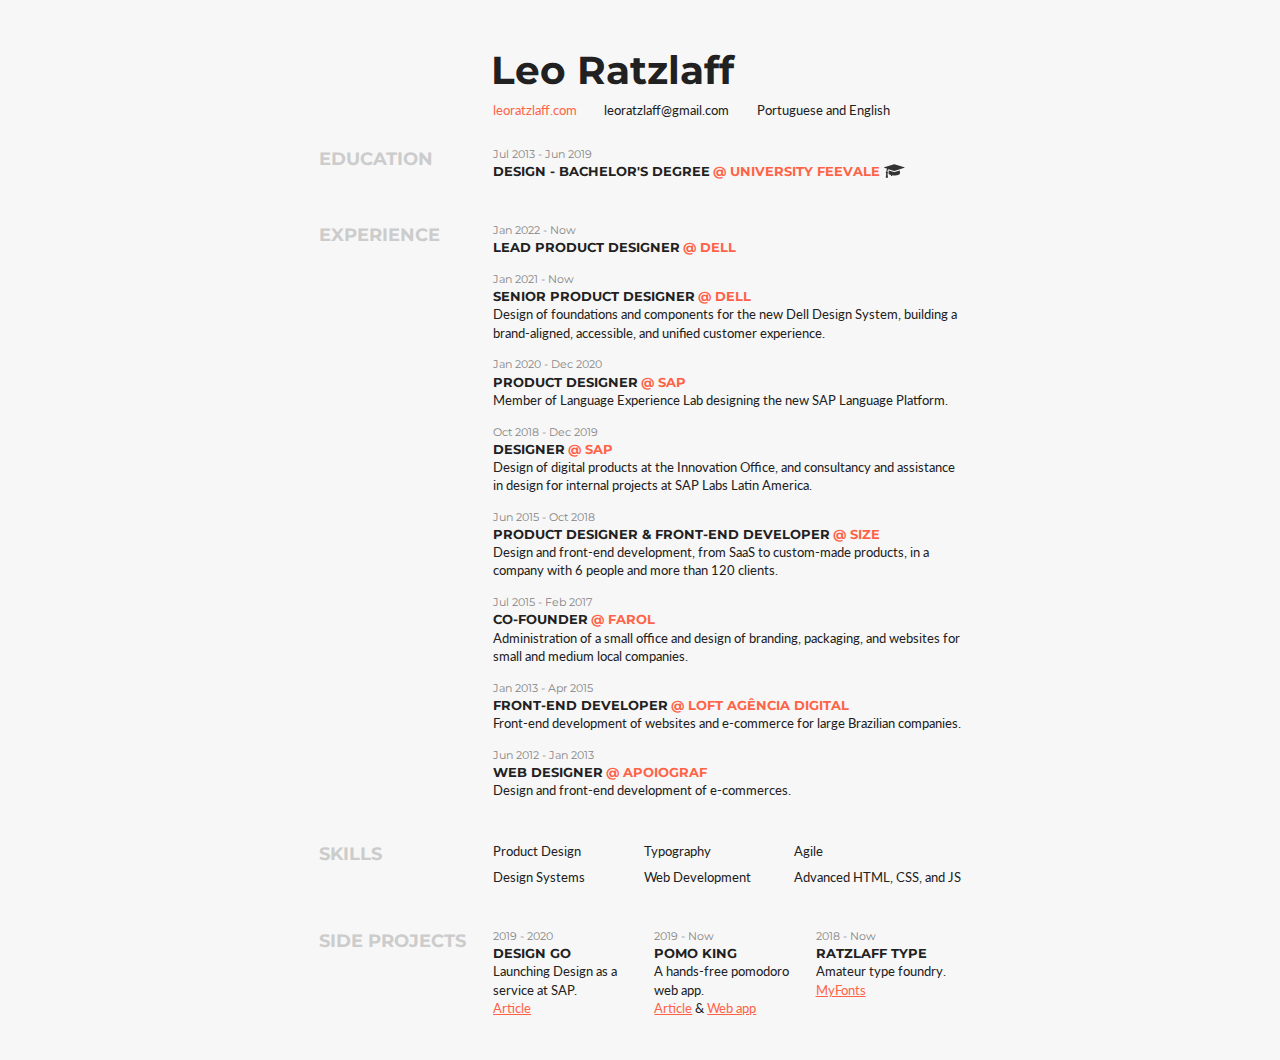
<file: static/resume/index.html>
<html>

<head>
  <title>Leo Ratzlaff</title>
  <meta charset="UTF-8" />
  <meta http-equiv="X-UA-Compatible" content="IE=edge" />
  <meta name="viewport" content="width=device-width, initial-scale=1.0" />
  <meta name="description" content="" />
  <meta name="keywords" content="Leonardo,Ratzlaff,Designer,Web,Developer" />
  <link rel="stylesheet" type="text/css" href="style.css?121" />
  <link
    href="https://fonts.googleapis.com/css2?family=Lato:ital,wght@0,400;0,700;1,400&family=Montserrat:wght@400;700&display=swap"
    rel="stylesheet">
</head>

<body>
  <div class="container">

    <div class="content">
      <header>
        <h1>Leo Ratzlaff</h1>
        <!-- <p>Product Designer, Developer, and Technology enthusiast⁠ based in Brazil.</p> -->
        <div class="basic_info">
          <div>
            <a class="highlight" href="http://leoratzlaff.com" target="_blank">leoratzlaff.com</a>
          </div>
          <div>
            <a href="mailto:leoratzlaff@gmail.com" target="_blank">leoratzlaff@gmail.com</a>
          </div>
          <div>
            Portuguese and English
          </div>
        </div>
      </header>

      <h2>Education</h2>

      <section>
        <div>
          <small class="date">Jul 2013 - Jun 2019</small>
          <h3>
            Design - Bachelor's degree
          </h3>
          <h4>
            @ University Feevale
            <svg version="1.1" xmlns="http://www.w3.org/2000/svg" height="16" viewBox="0 0 36 28"
              style="position: relative; margin-bottom: -3px;">
              <title>graduation-cap</title>
              <path fill="#333333"
                d="M27.719 13.062l0.281 4.937c0.125 2.203-4.484 4-10 4s-10.125-1.797-10-4l0.281-4.937 8.969 2.828c0.25 0.078 0.5 0.109 0.75 0.109s0.5-0.031 0.75-0.109zM36 8c0 0.219-0.141 0.406-0.344 0.484l-17.5 5.5c-0.063 0.016-0.109 0.016-0.156 0.016s-0.094 0-0.156-0.016l-10.187-3.219c-0.891 0.703-1.516 2.422-1.641 4.531 0.594 0.344 0.984 0.969 0.984 1.703 0 0.703-0.359 1.313-0.906 1.672l0.906 6.766c0.016 0.141-0.031 0.281-0.125 0.391s-0.234 0.172-0.375 0.172h-3c-0.141 0-0.281-0.063-0.375-0.172s-0.141-0.25-0.125-0.391l0.906-6.766c-0.547-0.359-0.906-0.969-0.906-1.672 0-0.75 0.422-1.391 1.016-1.734 0.094-1.828 0.562-3.797 1.531-5.156l-5.203-1.625c-0.203-0.078-0.344-0.266-0.344-0.484s0.141-0.406 0.344-0.484l17.5-5.5c0.063-0.016 0.109-0.016 0.156-0.016s0.094 0 0.156 0.016l17.5 5.5c0.203 0.078 0.344 0.266 0.344 0.484z">
              </path>
            </svg>
          </h4>
        </div>
      </section>

      <h2>Experience</h2>

      <section class="experience">
        <div>
          <small class="date">Jan 2022 - Now</small>
          <h3>
            Lead Product Designer
          </h3>
          <h4>
            @ DELL
          </h4>
        </div>
        <div>
          <small class="date">Jan 2021 - Now</small>
          <h3>
            Senior Product Designer
          </h3>
          <h4>
            @ DELL
          </h4>
          <p>
            Design of foundations and components for the new Dell Design System, building a brand-aligned, accessible, and unified customer experience.
          </p>
        </div>
        <div>
          <small class="date">Jan 2020 - Dec 2020</small>
          <h3>
            Product Designer
          </h3>
          <h4>
            @ SAP
          </h4>
          <p>
            Member of Language Experience Lab designing the new SAP Language Platform.
          </p>
        </div>
        <div>
          <small class="date">Oct 2018 - Dec 2019</small>
          <h3>
            Designer
          </h3>
          <h4>
            @ SAP
          </h4>
          <p>
            Design of digital products at the Innovation Office, and consultancy and assistance in design for internal
            projects at SAP Labs Latin America.
          </p>
        </div>
        <div>
          <small class="date">Jun 2015 - Oct 2018</small>
          <h3>
            Product Designer & Front-end developer
          </h3>
          <h4>
            @ Size
          </h4>
          <p>
            Design and front-end development, from SaaS to custom-made products, in a company with 6 people and more
            than 120 clients.</p>
        </div>
        <div>
          <small class="date">Jul 2015 - Feb 2017</small>
          <h3>
            Co-founder
          </h3>
          <h4>
            @ Farol
          </h4>
          <p>Administration of a small office and design of branding, packaging, and websites for small and medium local
            companies.
          </p>
        </div>
        <div>
          <small class="date">Jan 2013 - Apr 2015</small>
          <h3>Front-end developer</h3>
          <h4>@ LOFT Agência Digital</h4>
          <p>
            Front-end development of websites and e-commerce for large Brazilian companies.
          </p>
        </div>
        <div>
          <small class="date">Jun 2012 - Jan 2013</small>
          <h3>
            Web designer
          </h3>
          <h4>@ Apoiograf</h4>
          <p>Design and front-end development of e-commerces.</p>
        </div>
      </section>

      <h2>Skills</h2>

      <section class="skills">
        <div>
          <span>Product Design</span>
          <span>Typography</span>
          <span>Agile</span>
          <span>Design Systems</span>
          <span>Web Development</span>
          <span>Advanced HTML, CSS, and JS</span>
        </div>
      </section>

      <h2>Side projects</h2>

      <section class="side-project">
        <div>
          <small class="date">2019 - 2020</small>
          <h3>Design GO</h3>
          <p>
            Launching Design as a service at SAP.<br />
            <a href="https://leoratzlaff.com/blog/2020/launching-design-as-a-service-at-sap/" target="_blank">Article</a>
          </p>
        </div>
        <div>
          <small class="date">2019 - Now</small>
          <h3>Pomo King</h3>
          <p>
            A hands-free pomodoro web app.<br />
            <a href="https://leoratzlaff.com/pomo-king/" target="_blank">Article</a> &
            <a href="http://pomoking.com" target="_blank">Web app</a>
          </p>
        </div>
        <div>
          <small class="date">2018 - Now</small>
          <h3>Ratzlaff Type</h3>
          <p>
            Amateur type foundry.<br />
            <a href="https://www.myfonts.com/foundry/ratzlaff-type/" target="_blank">MyFonts</a>
          </p>
        </div>
      </section>

    </div>
</body>

</html>
</file>
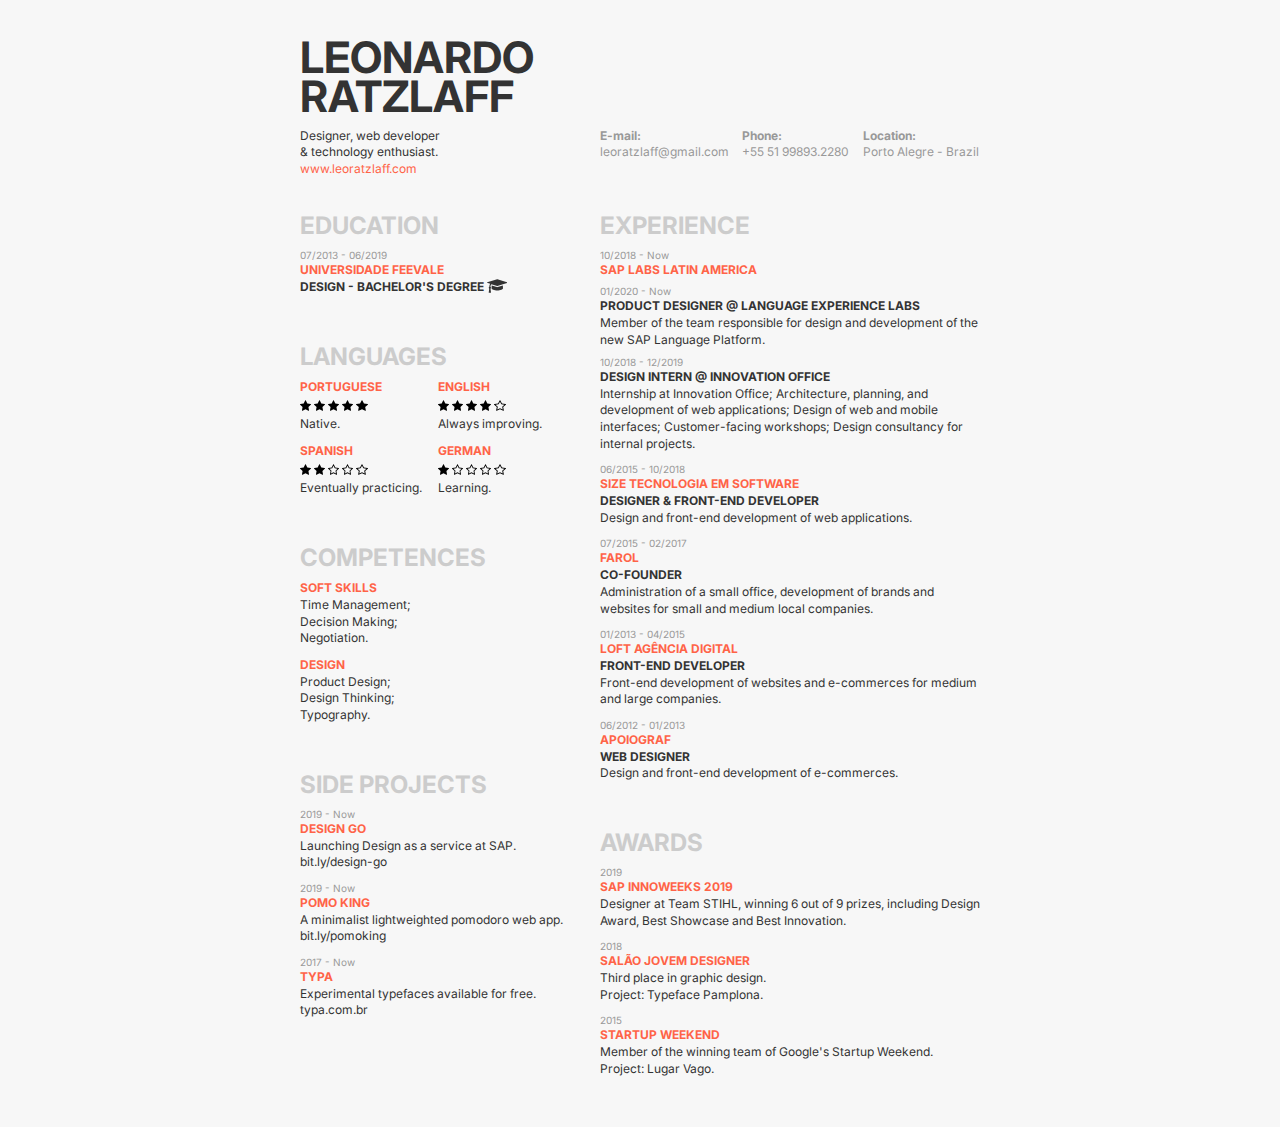
<file: static/resume/2020-06/index.html>
<html>

<head>
  <title>Leonardo Ratzlaff</title>
  <meta charset="UTF-8" />
  <meta http-equiv="X-UA-Compatible" content="IE=edge" />
  <meta name="viewport" content="width=device-width, initial-scale=1.0" />
  <meta name="description" content="" />
  <meta name="keywords" content="Leonardo,Ratzlaff,Designer,Web,Developer" />
  <link rel="stylesheet" type="text/css" href="style.css" />
</head>

<body>
  <div class="container">

    <h1>Leonardo Ratzlaff</h1>
    <div>

    </div>
    <div class="about">
      <quote>
        Designer, web developer<br />& technology enthusiast.<br />
      </quote>
      <a href="http://leoratzlaff.com" target="_blank">www.leoratzlaff.com</a>
    </div>
    <div class="basic_info">
      <div>
        <b>E-mail:</b><br />
        <a href="mailto:leoratzlaff@gmail.com" target="_blank">leoratzlaff@gmail.com</a>
      </div>
      <div>
        <b>Phone:</b><br />
        +55 51 99893.2280
      </div>
      <div>
        <b>Location:</b><br />
        Porto Alegre - Brazil
      </div>
    </div>
    <div>
      <section>
        <h2>Education</h2>
        <div>
          <small class="date">07/2013 - 06/2019</small>
          <h3>
            Universidade Feevale
          </h3>
          <h4>
            Design - Bachelor's degree
            <svg version="1.1" xmlns="http://www.w3.org/2000/svg" height="16" viewBox="0 0 36 28"
              style="position: relative; margin-bottom: -3px;">
              <title>graduation-cap</title>
              <path fill="#333333"
                d="M27.719 13.062l0.281 4.937c0.125 2.203-4.484 4-10 4s-10.125-1.797-10-4l0.281-4.937 8.969 2.828c0.25 0.078 0.5 0.109 0.75 0.109s0.5-0.031 0.75-0.109zM36 8c0 0.219-0.141 0.406-0.344 0.484l-17.5 5.5c-0.063 0.016-0.109 0.016-0.156 0.016s-0.094 0-0.156-0.016l-10.187-3.219c-0.891 0.703-1.516 2.422-1.641 4.531 0.594 0.344 0.984 0.969 0.984 1.703 0 0.703-0.359 1.313-0.906 1.672l0.906 6.766c0.016 0.141-0.031 0.281-0.125 0.391s-0.234 0.172-0.375 0.172h-3c-0.141 0-0.281-0.063-0.375-0.172s-0.141-0.25-0.125-0.391l0.906-6.766c-0.547-0.359-0.906-0.969-0.906-1.672 0-0.75 0.422-1.391 1.016-1.734 0.094-1.828 0.562-3.797 1.531-5.156l-5.203-1.625c-0.203-0.078-0.344-0.266-0.344-0.484s0.141-0.406 0.344-0.484l17.5-5.5c0.063-0.016 0.109-0.016 0.156-0.016s0.094 0 0.156 0.016l17.5 5.5c0.203 0.078 0.344 0.266 0.344 0.484z">
              </path>
            </svg>
          </h4>
        </div>
      </section>

      <section class="languages">
        <h2>Languages</h2>
        <div class="grid2">
          <div>
            <h3>Portuguese</h3>
            <span>
              <img src="star.svg" height="12" />
              <img src="star.svg" height="12" />
              <img src="star.svg" height="12" />
              <img src="star.svg" height="12" />
              <img src="star.svg" height="12" />
            </span>
            <p>Native.</p>
          </div>
          <div>
            <h3>English</h3>
            <span>
              <img src="star.svg" height="12" />
              <img src="star.svg" height="12" />
              <img src="star.svg" height="12" />
              <img src="star.svg" height="12" />
              <img src="star-o.svg" height="12" />
            </span>
            <p>Always improving.</p>
          </div>
          <div>
            <h3>Spanish</h3>
            <span>
              <img src="star.svg" height="12" />
              <img src="star.svg" height="12" />
              <img src="star-o.svg" height="12" />
              <img src="star-o.svg" height="12" />
              <img src="star-o.svg" height="12" />
            </span>
            <p>Eventually practicing.</p>
          </div>
          <div>
            <h3>German</h3>
            <span>
              <img src="star.svg" height="12" />
              <img src="star-o.svg" height="12" />
              <img src="star-o.svg" height="12" />
              <img src="star-o.svg" height="12" />
              <img src="star-o.svg" height="12" />
            </span>
            <p>Learning.</p>
          </div>
        </div>
      </section>

      <section>
        <h2>Competences</h2>
        <div>
          <h3>Soft Skills</h3>
          <p>
            <!-- Digital Business;<br /> -->
            Time Management;<br />
            Decision Making;<br />
            Negotiation.<br />
          </p>
        </div>
        <div>
          <h3>Design</h3>
          <p>
            Product Design;<br />
            Design Thinking;<br />
            Typography.<br />
          </p>
        </div>
      </section>

      <section>
        <h2>Side projects</h2>
        <div>
          <small class="date">2019 - Now</small>
          <h3>Design GO</h3>
          <p>
            Launching Design as a service at SAP.<br />
            <a href="https://bit.ly/design-go" target="_blank">bit.ly/design-go</a>
          </p>
        </div>
        <div>
          <small class="date">2019 - Now</small>
          <h3>Pomo King</h3>
          <p>
            A minimalist lightweighted pomodoro web app.<br />
            <a href="http://leoratzlaff.com/pomo-king.html" target="_blank">bit.ly/pomoking</a>
          </p>
        </div>
        <div>
          <small class="date">2017 - Now</small>
          <h3>Typa</h3>
          <p>
            Experimental typefaces available for free.<br />
            <a href="http://typa.com.br" target="_blank">typa.com.br</a>
          </p>
        </div>
      </section>
    </div>

    <div>
      <section class="experience">
        <h2>Experience</h2>
        <div>
          <small class="date">10/2018 - Now</small>
          <h3>
            SAP Labs Latin America
          </h3>
          <small class="date">01/2020 - Now</small>
          <h4>
            Product Designer @ Language Experience Labs
          </h4>
          <p>
            Member of the team responsible for design and development of the new SAP Language
            Platform.
          </p>
          <small class="date">10/2018 - 12/2019</small>
          <h4>
            Design Intern @ Innovation Office
          </h4>
          <p>
            Internship at Innovation Office; Architecture, planning, and development of web
            applications; Design of web and mobile interfaces; Customer-facing workshops; Design
            consultancy for internal projects.
          </p>
        </div>
        <div>
          <small class="date">06/2015 - 10/2018</small>
          <h3>Size Tecnologia em Software</h3>
          <h4>Designer & Front-end developer</h4>
          <p>Design and front-end development of web applications.</p>
        </div>
        <div>
          <small class="date">07/2015 - 02/2017</small>
          <h3>Farol</h3>
          <h4>Co-founder</h4>
          <p>
            Administration of a small office, development of brands and websites for small and
            medium local companies.
          </p>
        </div>
        <div>
          <small class="date">01/2013 - 04/2015</small>
          <h3>LOFT Agência Digital</h3>
          <h4>Front-end developer</h4>
          <p>
            Front-end development of websites and e-commerces for medium and large companies.
          </p>
        </div>
        <div>
          <small class="date">06/2012 - 01/2013</small>
          <h3>
            <font>Apoiograf
          </h3>
          <h4>Web designer</h4>
          <p>Design and front-end development of e-commerces.</p>
        </div>
      </section>
      <section>
        <h2>Awards</h2>
        <div>
          <small class="date">2019</small>
          <h3>SAP Innoweeks 2019</h3>
          <p>
            Designer at Team STIHL, winning 6 out of 9 prizes, including Design Award, Best
            Showcase and Best Innovation.
          </p>
        </div>
        <div>
          <small class="date">2018</small>
          <h3>Salão Jovem Designer</h3>
          <p>
            Third place in graphic design.<br />
            Project:
            <a href="http://www.typa.com.br/pamplona" target="_blank">Typeface Pamplona</a>.
          </p>
        </div>
        <div>
          <small class="date">2015</small>
          <h3>Startup Weekend</h3>
          <p>
            Member of the winning team of Google's Startup Weekend.<br />
            Project:
            <a href="http://g1.globo.com/rs/rio-grande-do-sul/novos-futuros/noticia/2015/10/plataforma-para-compartilhar-refeicoes-vence-startup-weekend-nh.html"
              target="_blank">Lugar Vago</a>.
          </p>
        </div>
      </section>
    </div>
  </div>
</body>

</html>
</file>
<file: static/resume/style.css>
:root {
  --typeface-1: "Lato", sans-serif;
  --typeface-2: "Montserrat", Verdana, sans-serif;
  --color-text: #212121;
  --color-text-light: #848484;
  --color-accent: tomato;
  --space1: 0.3rem;
  --space2: 0.6rem;
  --space3: 0.9rem;
  --space4: 1.2rem;
  --space5: 2.1rem;
  --space6: 4.2rem;
}

.accent {
  color: tomato;
}

html {
  margin: 0;
  font-family: var(--typeface-1);
  font-size: 13px;
}

body {
  color: var(--color-text);
  margin: 1cm 0 0;
  line-height: 1.4;
  background: #f7f7f7;
}

header {
  margin-top: var(--space4);
  margin-bottom: var(--space5);
  grid-column-start: 2;
}

header p {
  margin: var(--space4) 0 var(--space3);
}

.container {
  max-width: 17cm;
  margin: 0 auto;
}

.basic_info {
  grid-column-gap: var(--space5);
  display: grid;
  grid-template-columns: auto auto auto 1fr;
  row-gap: var(--space3);
  margin-top: 1rem;
}
@media screen and (max-width: 800px) {
  .basic_info {
    grid-template-columns: auto;
  }
}

h1,
h2,
h3,
h4 {
  font-family: var(--typeface-2);
}
h3,
h4 {
  text-transform: uppercase;
}

h1,
h2,
h3,
h4,
p {
  margin: 0;
}

a {
  color: inherit;
  text-decoration: none;
}

a.highlight {
  color: var(--color-accent);
}

h1 {
  font-size: 3rem;
  line-height: 0.9;
  margin-left: -0.05em;
}

h2 {
  font-size: 1.4rem;
  display: block;
  line-height: 1;
  color: #ccc;
  text-transform: uppercase;
  margin-top: 0.15em;
  margin-bottom: 0;
}
@media screen and (max-width: 800px) {
  h2 {
    margin-top: var(--space6);
    margin-bottom: var(--space4);
  }
}

.content {
  column-gap: var(--space5);
  padding: 0;
  display: grid;
  grid-template-columns: auto 1fr;
}
@media screen and (max-width: 800px) {
  .content {
    display: block;
    padding: 0 1rem;
  }
}

section {
  margin-block-end: var(--space5);
}

section > div {
  margin-block-end: var(--space4);
}
section > div small {
  display: block;
  font-family: var(--typeface-2);
  color: var(--color-text-light);
}

section.skills div {
  display: grid;
  row-gap: var(--space2);
  white-space: nowrap;
  grid-template-columns: 1fr 1fr 1fr;
  column-gap: var(--space4);
}

section.side-project a{
  text-decoration: underline;
  color: var(--color-accent);
}

@media screen and (max-width: 800px) {
  section.skills div {
    grid-template-columns: auto auto;
    column-gap: var(--space2);
  }
}
section.side-project {
  display: grid;
  grid-template-columns: 1fr 1fr 1fr;
  grid-column-gap: var(--space4);
}
@media screen and (max-width: 800px) {
  section.side-project {
    grid-template-columns: 1fr;
    grid-row-gap: var(--space2);
  }
}

h3,
h4 {
  font-size: 1rem;
  display: inline-block;
}
h4 {
  color: tomato;
}
@media screen and (max-width: 800px) {
  h4 {
    display: block;
  }
}

@page {
  size: A4;
  margin: 1.5cm 2.5cm 0 1.5cm;
}

@media print {
  html,
  body {
    background: white !important;
    margin: 0;
    -webkit-print-color-adjust: exact;
  }
}
</file>
<file: static/resume/2020-06/style.css>
@import url("https://fonts.googleapis.com/css2?family=Inter:wght@400;700&display=swap");

.accent {
  color: tomato;
}

html {
  margin: 0;
  font-size: 12px;
}

body {
  font-family: "Inter", sans-serif;
  color: #333;
  margin: 1cm;
  line-height: 1.4;
  background: #f7f7f7;
}

.container {
  max-width: 18cm;
  margin: 0 auto;
  display: grid;
  grid-template-columns: 1fr 1.44fr;
  grid-row-gap: 1rem;
  grid-column-gap: 3rem;
}


.about{
  margin-bottom: 2rem;
}
.about a{
  color: tomato;
}

.basic_info {
  display: grid;
  grid-template-columns: auto auto auto;
  grid-column-gap: 1em;
  grid-row-gap: 0.5cm;
  color: #999;
}

h1,
h2,
h3,
h4 {
  text-transform: uppercase;
}

h1,
h2,
h3,
h4,
p {
  margin: 0;
}

a {
  color: inherit;
  text-decoration: none;
}

h1 {
  font-size: 3.6rem;
  line-height: 0.9;
}

h2 {
  font-size: 2rem;
  margin-top: 4.1rem;
  line-height: 1;
  color: #ccc;
}

.container > div > section:first-of-type h2 {
  margin-top: 0;
}

h3 {
  font-size: 1rem;
  color: tomato;
}

small.date {
  margin-top: 0.5rem;
  display: block;
  color: #999;
}

section:not(:first-child) {
  margin-top: 1.6rem;
}

section > div {
  margin-top: 0.8rem;
}
section > div p {
}

section .grid2 {
  display: grid;
  grid-template-columns: 1fr 1fr;
  grid-column-gap: 1em;
  grid-row-gap: 0.8rem;
}

section.languages h2 {
  grid-column-end: span 2;
}

section.languages div span img {
  display: inline-block;
  margin-top: 4px;
  margin-right: 0px;
}

.single-quote {
  text-indent: -0.15em;
}

@page {`
  size: A4;
  margin: 1.5cm 1.8cm 1cm 1.2cm;
}

@media print {
  html,
  body {
    background: white !important;
    margin: 0;
    -webkit-print-color-adjust: exact;
  }
}
</file>
